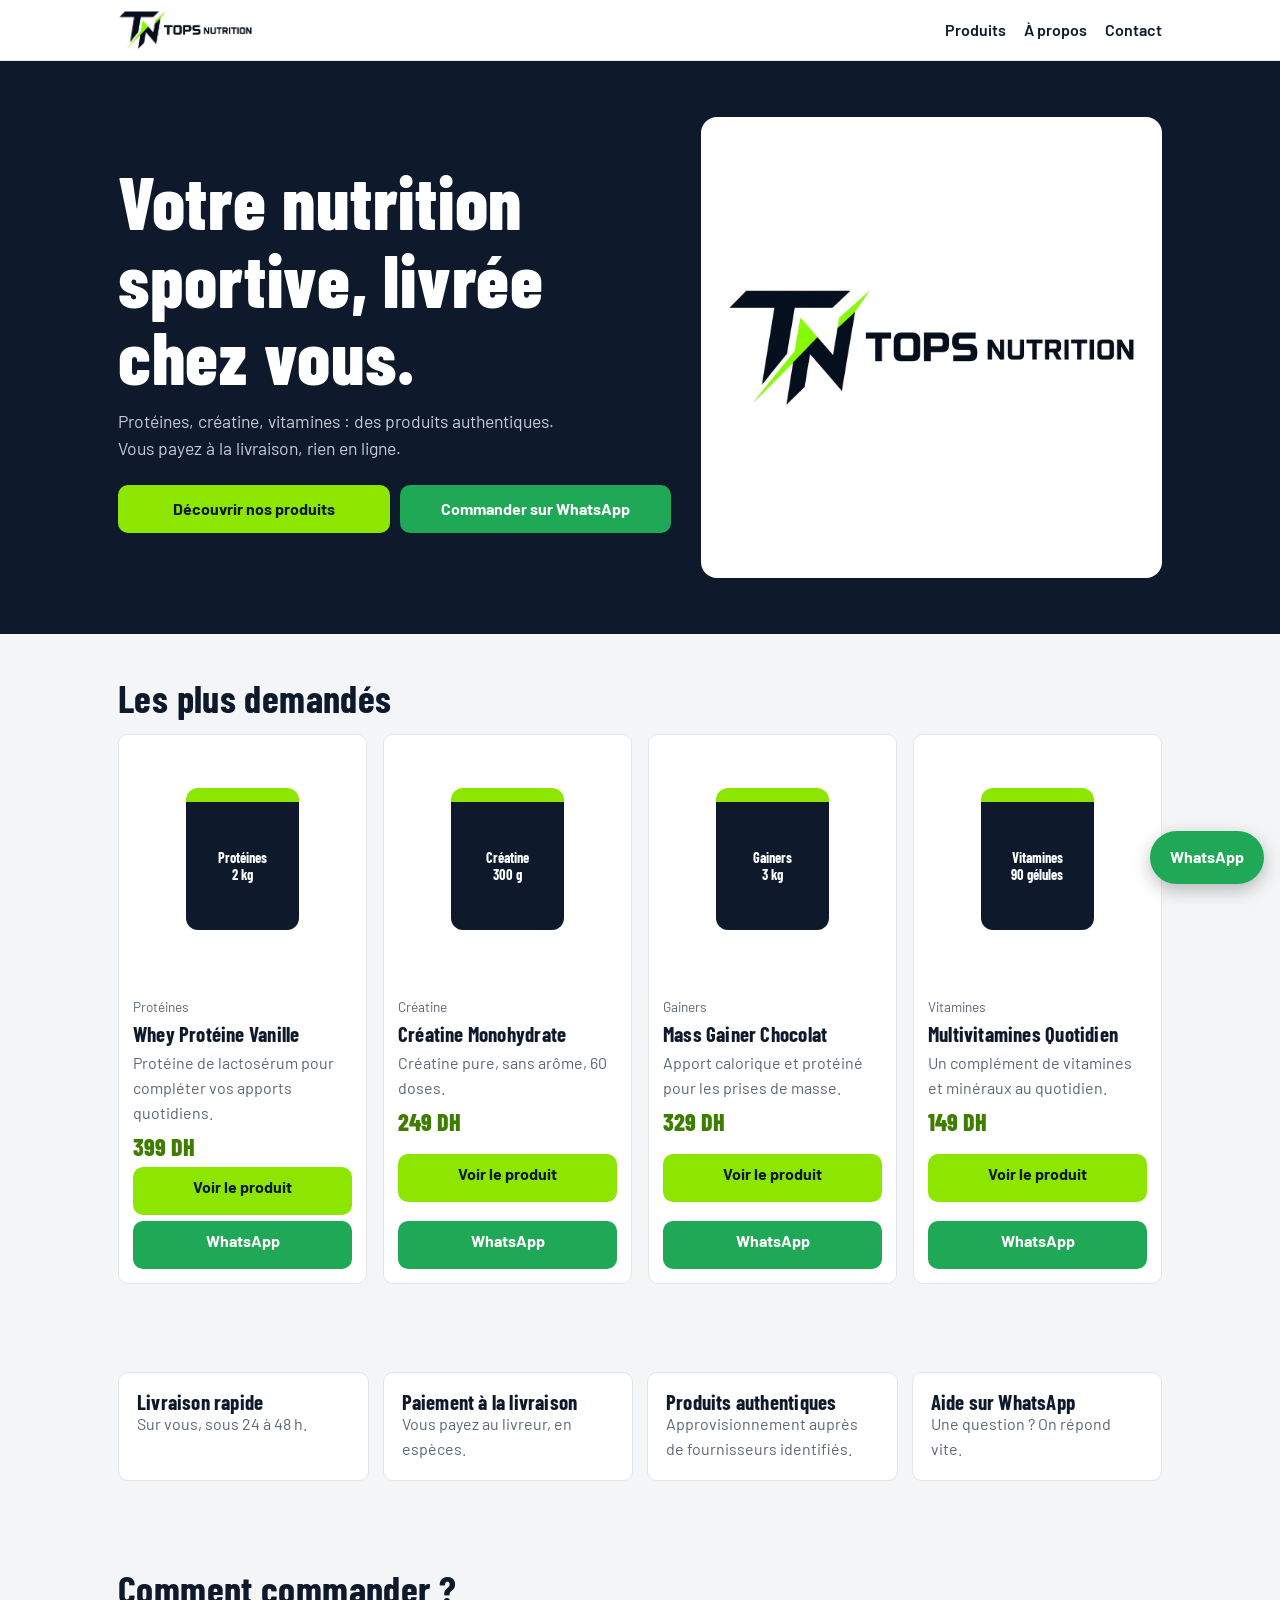
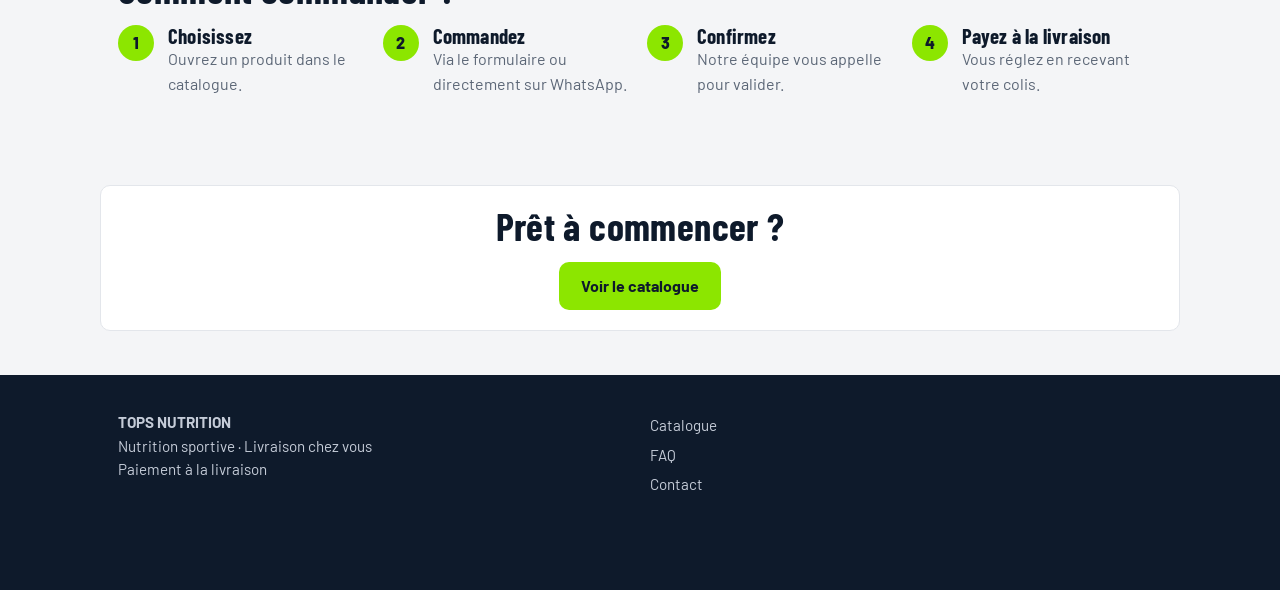
<file: index.html>
<!doctype html>
<html lang="fr">
  <head>
    <meta charset="utf-8" />
    <meta name="viewport" content="width=device-width,initial-scale=1" />
    <title>Tops Nutrition</title>
    <link rel="preconnect" href="https://fonts.googleapis.com" />
    <link
      href="https://fonts.googleapis.com/css2?family=Barlow:wght@400;600;700&family=Barlow+Condensed:wght@700;800&display=swap"
      rel="stylesheet"
    />
    <link rel="stylesheet" href="css/style.css" />
  </head>
  <body>
    <section class="hero">
      <div class="wrap">
        <div>
          <h1>Votre nutrition sportive, livrée chez <span data-city></span>.</h1>
          <p>
            Protéines, créatine, vitamines : des produits authentiques. Vous
            payez à la livraison, rien en ligne.
          </p>
          <div class="row">
            <a class="btn" href="catalogue.html">Découvrir nos produits</a
            ><a class="btn wa" data-wa target="_blank" rel="noopener"
              >Commander sur WhatsApp</a
            >
          </div>
        </div>
        <div class="ph" style="border-radius: 16px">
          <img src="images/logo.jpg" alt="TOPS Nutrition" style="object-fit:contain;padding:24px">
        </div>
      </div>
    </section>
    <section>
      <div class="wrap">
        <h2>Les plus demandés</h2>
        <div class="grid" id="popular"></div>
      </div>
    </section>
    <section>
      <div class="wrap perks">
        <div>
          <h3>Livraison rapide</h3>
          <p class="mute">Sur <span data-city></span>, sous 24 à 48 h.</p>
        </div>
        <div>
          <h3>Paiement à la livraison</h3>
          <p class="mute">Vous payez au livreur, en espèces.</p>
        </div>
        <div>
          <h3>Produits authentiques</h3>
          <p class="mute">
            Approvisionnement auprès de fournisseurs identifiés.
          </p>
        </div>
        <div>
          <h3>Aide sur WhatsApp</h3>
          <p class="mute">Une question ? On répond vite.</p>
        </div>
      </div>
    </section>
    <section>
      <div class="wrap">
        <h2>Comment commander ?</h2>
        <div class="steps">
          <div>
            <h3>Choisissez</h3>
            <p class="mute">Ouvrez un produit dans le catalogue.</p>
          </div>
          <div>
            <h3>Commandez</h3>
            <p class="mute">Via le formulaire ou directement sur WhatsApp.</p>
          </div>
          <div>
            <h3>Confirmez</h3>
            <p class="mute">Notre équipe vous appelle pour valider.</p>
          </div>
          <div>
            <h3>Payez à la livraison</h3>
            <p class="mute">Vous réglez en recevant votre colis.</p>
          </div>
        </div>
      </div>
    </section>
    <!-- <section>
      <div class="wrap">
        <h2>Avis clients <span class="tag">Exemples à remplacer</span></h2>
        <div class="grid">
          <div class="box">
            « [Avis fictif – à remplacer par un vrai témoignage] »
            <p class="mute">— Prénom, ville</p>
          </div>
          <div class="box">
            « [Avis fictif – à remplacer par un vrai témoignage] »
            <p class="mute">— Prénom, ville</p>
          </div>
        </div>
      </div>
    </section> -->
    <section>
      <div class="wrap box" style="text-align: center">
        <h2>Prêt à commencer ?</h2>
        <a class="btn" href="catalogue.html">Voir le catalogue</a>
      </div>
    </section>
    <script src="js/products.js"></script>
    <script src="js/script.js"></script>
  </body>
</html>
</file>
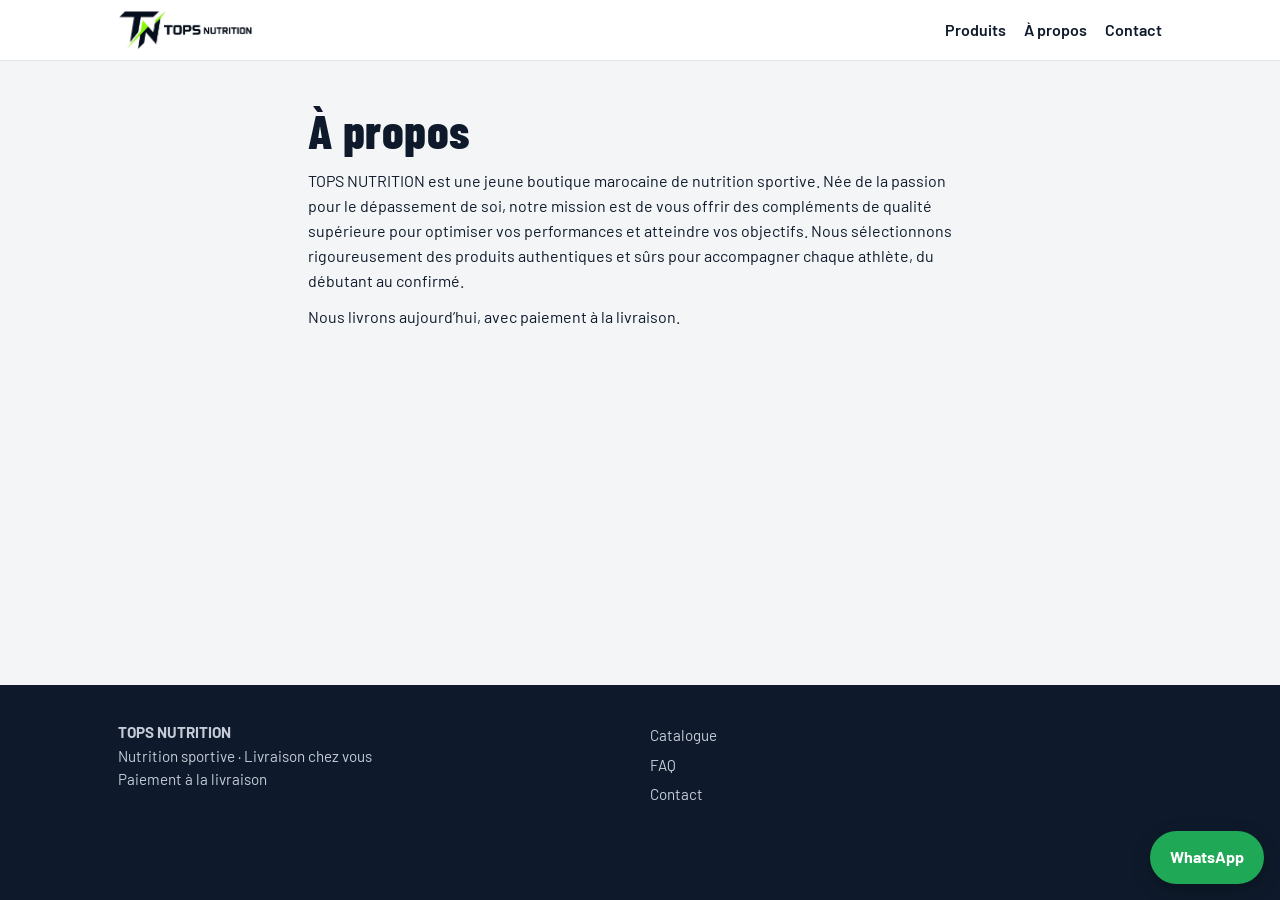
<file: a-propos.html>
<!DOCTYPE html>
<html lang="fr">

<head>
    <meta charset="utf-8">
    <meta name="viewport" content="width=device-width,initial-scale=1">
    <title>À propos</title>
    <link rel="preconnect" href="https://fonts.googleapis.com">
    <link
        href="https://fonts.googleapis.com/css2?family=Barlow:wght@400;600;700&family=Barlow+Condensed:wght@700;800&display=swap"
        rel="stylesheet">
    <link rel="stylesheet" href="css/style.css">
</head>

<body>
    <section>
        <div class="wrap" style="max-width:700px">
            <h1 style="font-size:3rem">À propos</h1>
            <p style="margin-top:14px"><span data-brand></span> est une jeune boutique marocaine de nutrition sportive. Née de la passion pour le dépassement de soi, notre mission est de vous offrir des compléments de qualité supérieure pour optimiser vos performances et atteindre vos objectifs. Nous sélectionnons rigoureusement des produits authentiques et sûrs pour accompagner chaque athlète, du débutant au confirmé.</p>
            <p style="margin-top:12px">Nous livrons aujourd’hui</span>, avec paiement à la livraison.
            </p>
        </div>
    </section>
    <script src="js/products.js"></script>
    <script src="js/script.js"></script>
</body>

</html>
</file>
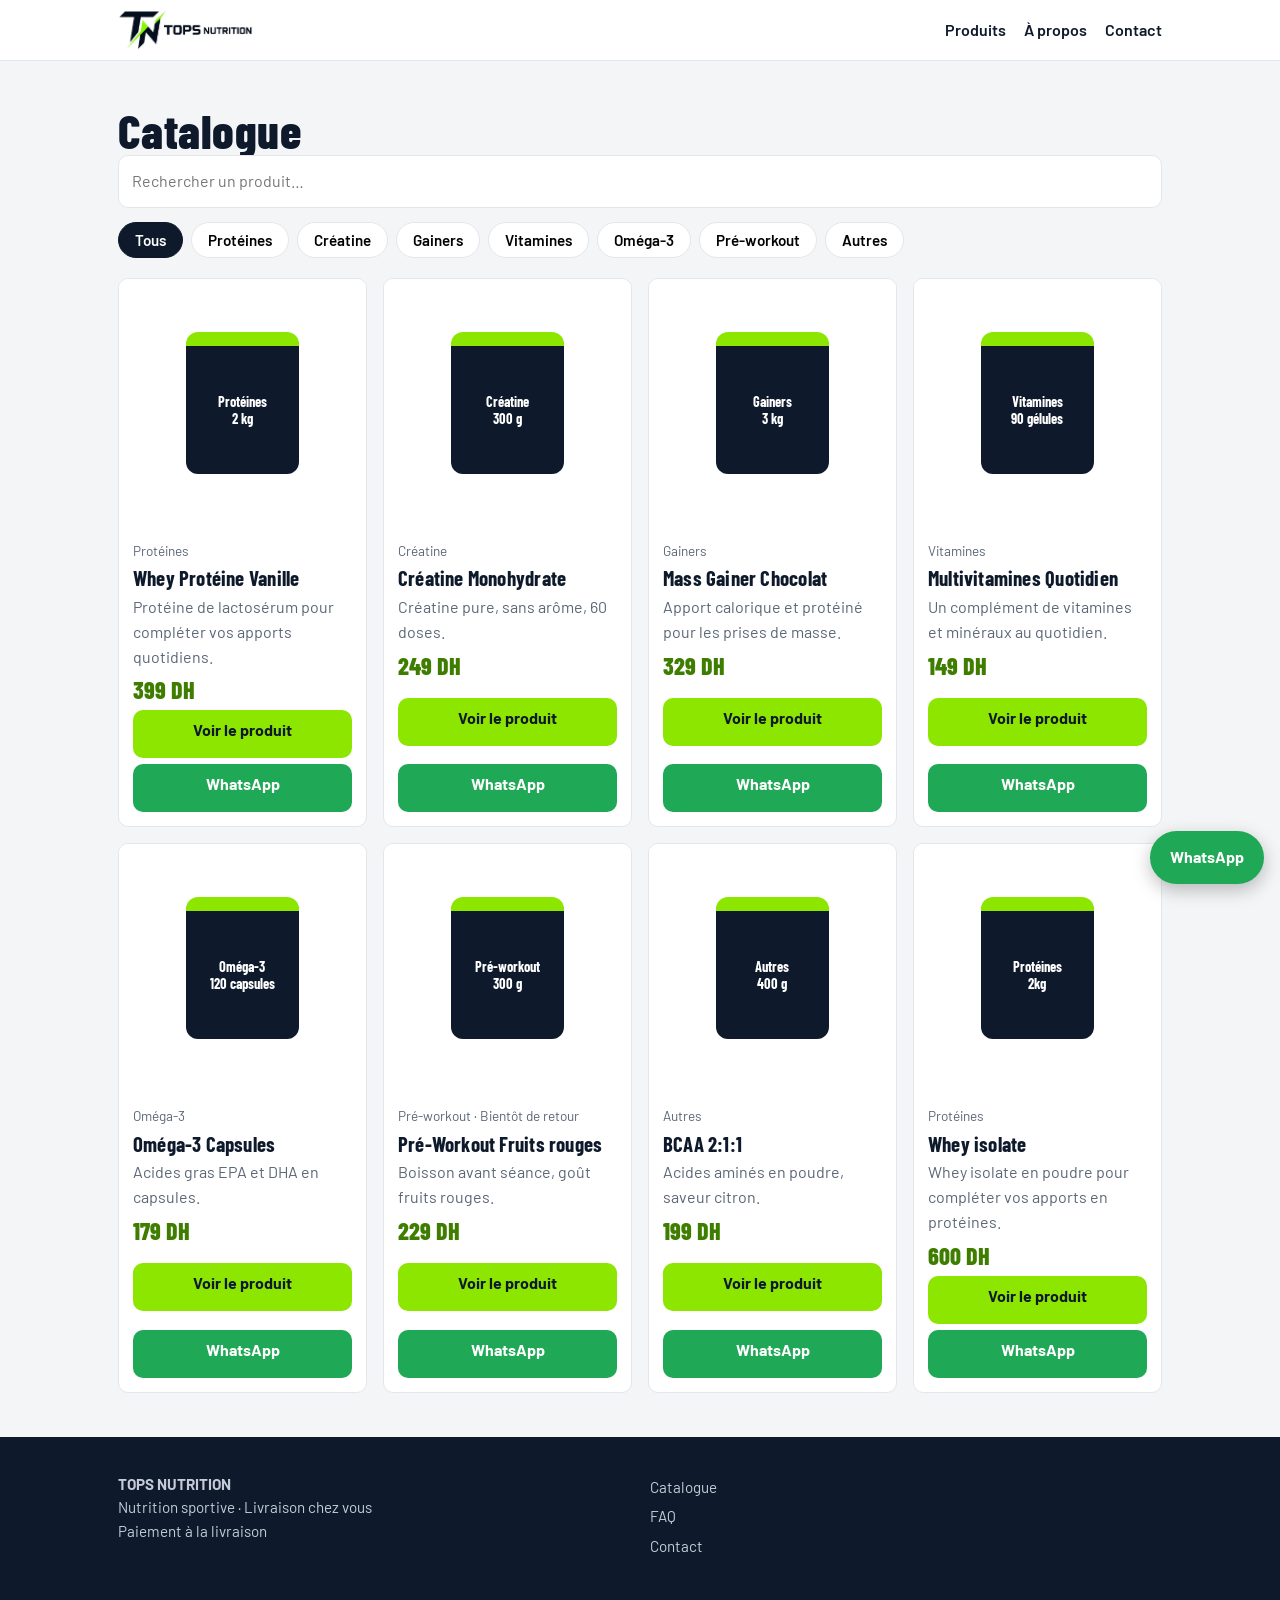
<file: catalogue.html>
<!DOCTYPE html><html lang="fr"><head><meta charset="utf-8"><meta name="viewport" content="width=device-width,initial-scale=1"><title>Catalogue</title><link rel="preconnect" href="https://fonts.googleapis.com"><link href="https://fonts.googleapis.com/css2?family=Barlow:wght@400;600;700&family=Barlow+Condensed:wght@700;800&display=swap" rel="stylesheet"><link rel="stylesheet" href="css/style.css"></head><body><section><div class="wrap"><h1 style="font-size:3rem">Catalogue</h1><input id="search" type="search" placeholder="Rechercher un produit…" aria-label="Rechercher"><div class="filters" id="filters"></div><div class="grid" id="catalog"></div></div></section><script src="js/products.js"></script><script src="js/script.js"></script></body></html>
</file>
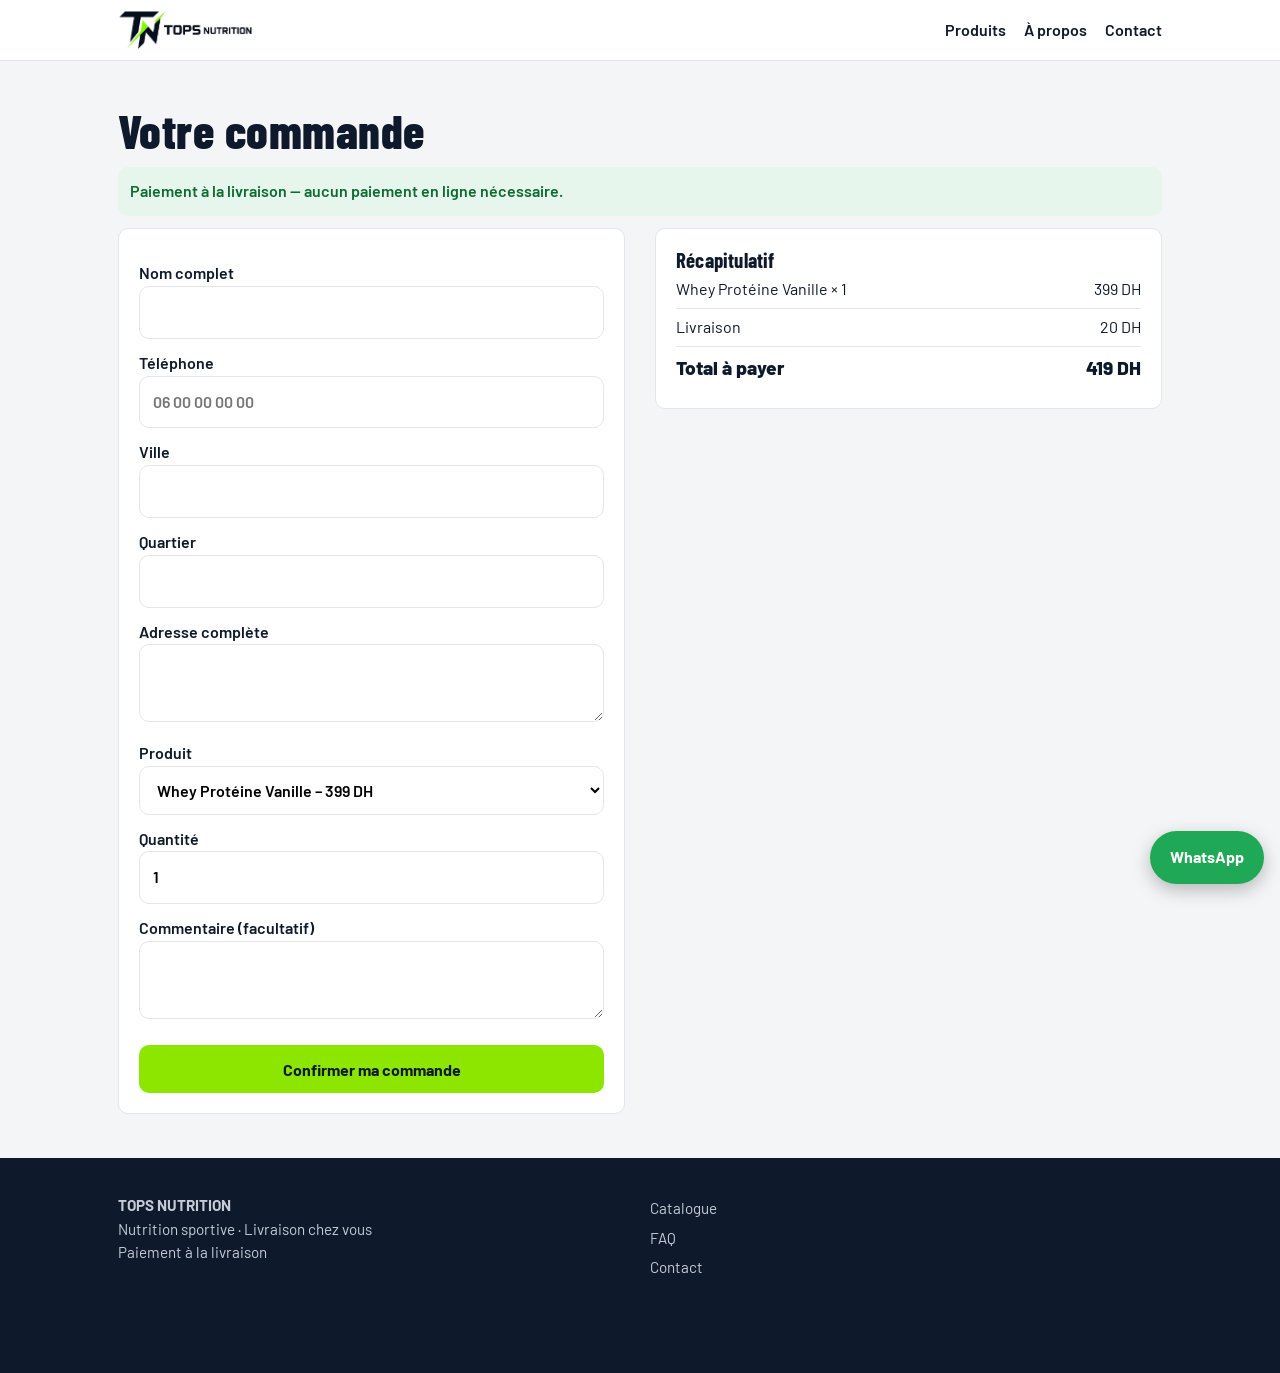
<file: commande.html>
<!doctype html>
<html lang="fr">
  <head>
    <meta charset="utf-8" />
    <meta name="viewport" content="width=device-width,initial-scale=1" />
    <title>Commander</title>
    <link rel="preconnect" href="https://fonts.googleapis.com" />
    <link
      href="https://fonts.googleapis.com/css2?family=Barlow:wght@400;600;700&family=Barlow+Condensed:wght@700;800&display=swap"
      rel="stylesheet"
    />
    <link rel="stylesheet" href="css/style.css" />
  </head>
  <body>
    <section>
      <div class="wrap">
        <h1 style="font-size: 3rem">Votre commande</h1>
        <div class="cod">
          Paiement à la livraison — aucun paiement en ligne nécessaire.
        </div>
        <div class="two">
          <form id="orderForm" class="box">
            <label
              >Nom complet<input
                name="nom"
                required
                autocomplete="name" /></label
            ><label
              >Téléphone<input
                name="telephone"
                type="tel"
                required
                autocomplete="tel"
                placeholder="06 00 00 00 00" /></label
            ><label>Ville<input name="ville" required /></label
            ><label>Quartier<input name="quartier" required /></label
            ><label
              >Adresse complète<textarea
                name="adresse"
                rows="2"
                required
              ></textarea></label
            ><label>Produit<select name="produit" id="psel"></select></label
            ><label
              >Quantité<input
                name="quantite"
                id="qty"
                type="number"
                min="1"
                max="10"
                value="1" /></label
            ><label
              >Commentaire (facultatif)<textarea
                name="commentaire"
                rows="2"
              ></textarea></label
            ><button class="btn" style="width: 100%; margin-top: 16px">
              Confirmer ma commande
            </button>
          </form>
          <div class="box recap" style="align-self: start">
            <h3>Récapitulatif</h3>
            <div id="recap"></div>
          </div>
        </div>
      </div>
    </section>
    <script src="js/products.js"></script>
    <script src="js/script.js"></script>
  </body>
</html>
</file>
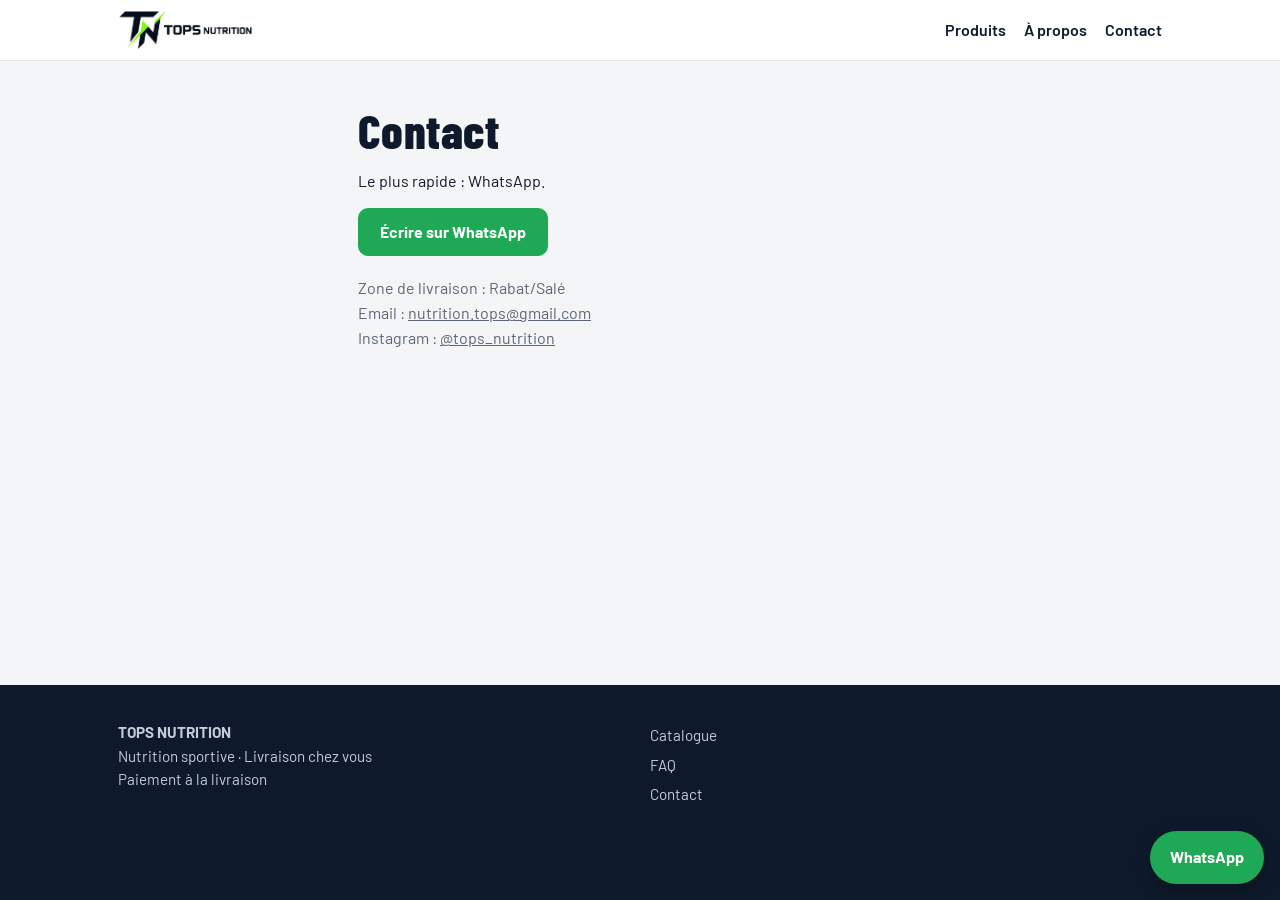
<file: contact.html>
<!doctype html>
<html lang="fr">
  <head>
    <meta charset="utf-8" />
    <meta name="viewport" content="width=device-width,initial-scale=1" />
    <title>Contact</title>
    <link rel="preconnect" href="https://fonts.googleapis.com" />
    <link
      href="https://fonts.googleapis.com/css2?family=Barlow:wght@400;600;700&family=Barlow+Condensed:wght@700;800&display=swap"
      rel="stylesheet"
    />
    <link rel="stylesheet" href="css/style.css" />
  </head>
  <body>
    <section>
      <div class="wrap" style="max-width: 600px">
        <h1 style="font-size: 3rem">Contact</h1>
        <p style="margin: 14px 0">Le plus rapide : WhatsApp.</p>
        <a class="btn wa" data-wa target="_blank" rel="noopener"
          >Écrire sur WhatsApp</a
        >
        <p style="margin-top: 20px" class="mute">
          Zone de livraison : Rabat/Salé
          <br />Email : <a href="mailto:nutrition.tops@gmail.com"> nutrition.tops@gmail.com </a>
          <br />Instagram : <a href="https://www.instagram.com/tops_nutrition"> @tops_nutrition </a>
        </p>
      </div>
    </section>
    <script src="js/products.js"></script>
    <script src="js/script.js"></script>
  </body>
</html>
</file>
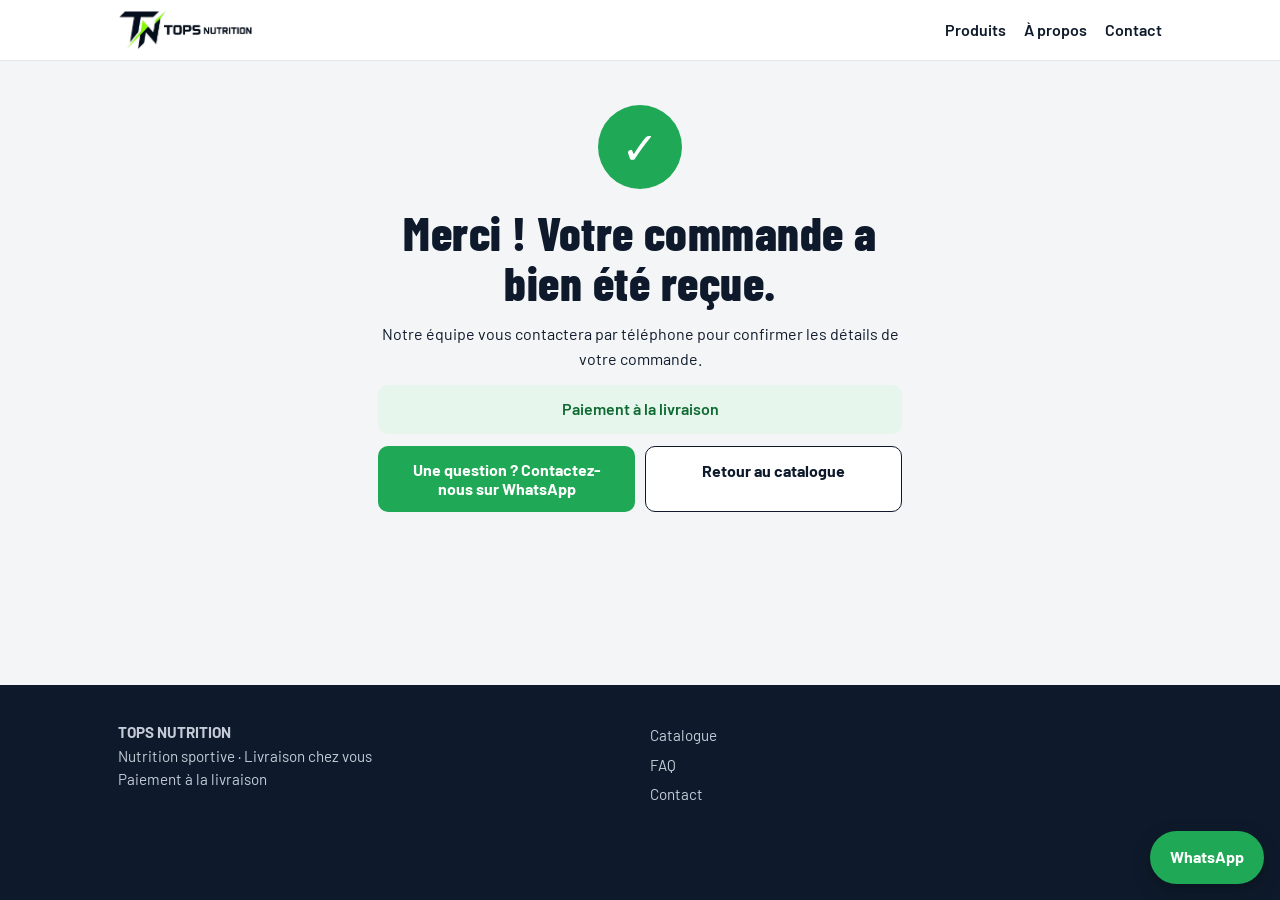
<file: merci.html>
<!DOCTYPE html><html lang="fr"><head><meta charset="utf-8"><meta name="viewport" content="width=device-width,initial-scale=1"><title>Merci</title><link rel="preconnect" href="https://fonts.googleapis.com"><link href="https://fonts.googleapis.com/css2?family=Barlow:wght@400;600;700&family=Barlow+Condensed:wght@700;800&display=swap" rel="stylesheet"><link rel="stylesheet" href="css/style.css"></head><body><section><div class="wrap" style="text-align:center;max-width:560px"><div class="ok">✓</div><h1 style="font-size:3rem">Merci ! Votre commande a bien été reçue.</h1><p style="margin:14px 0">Notre équipe vous contactera par téléphone pour confirmer les détails de votre commande.</p><div class="cod">Paiement à la livraison</div><div class="row"><a class="btn wa" data-wa target="_blank" rel="noopener">Une question ? Contactez-nous sur WhatsApp</a><a class="btn ghost" href="catalogue.html">Retour au catalogue</a></div></div></section><script src="js/products.js"></script><script src="js/script.js"></script></body></html>
</file>
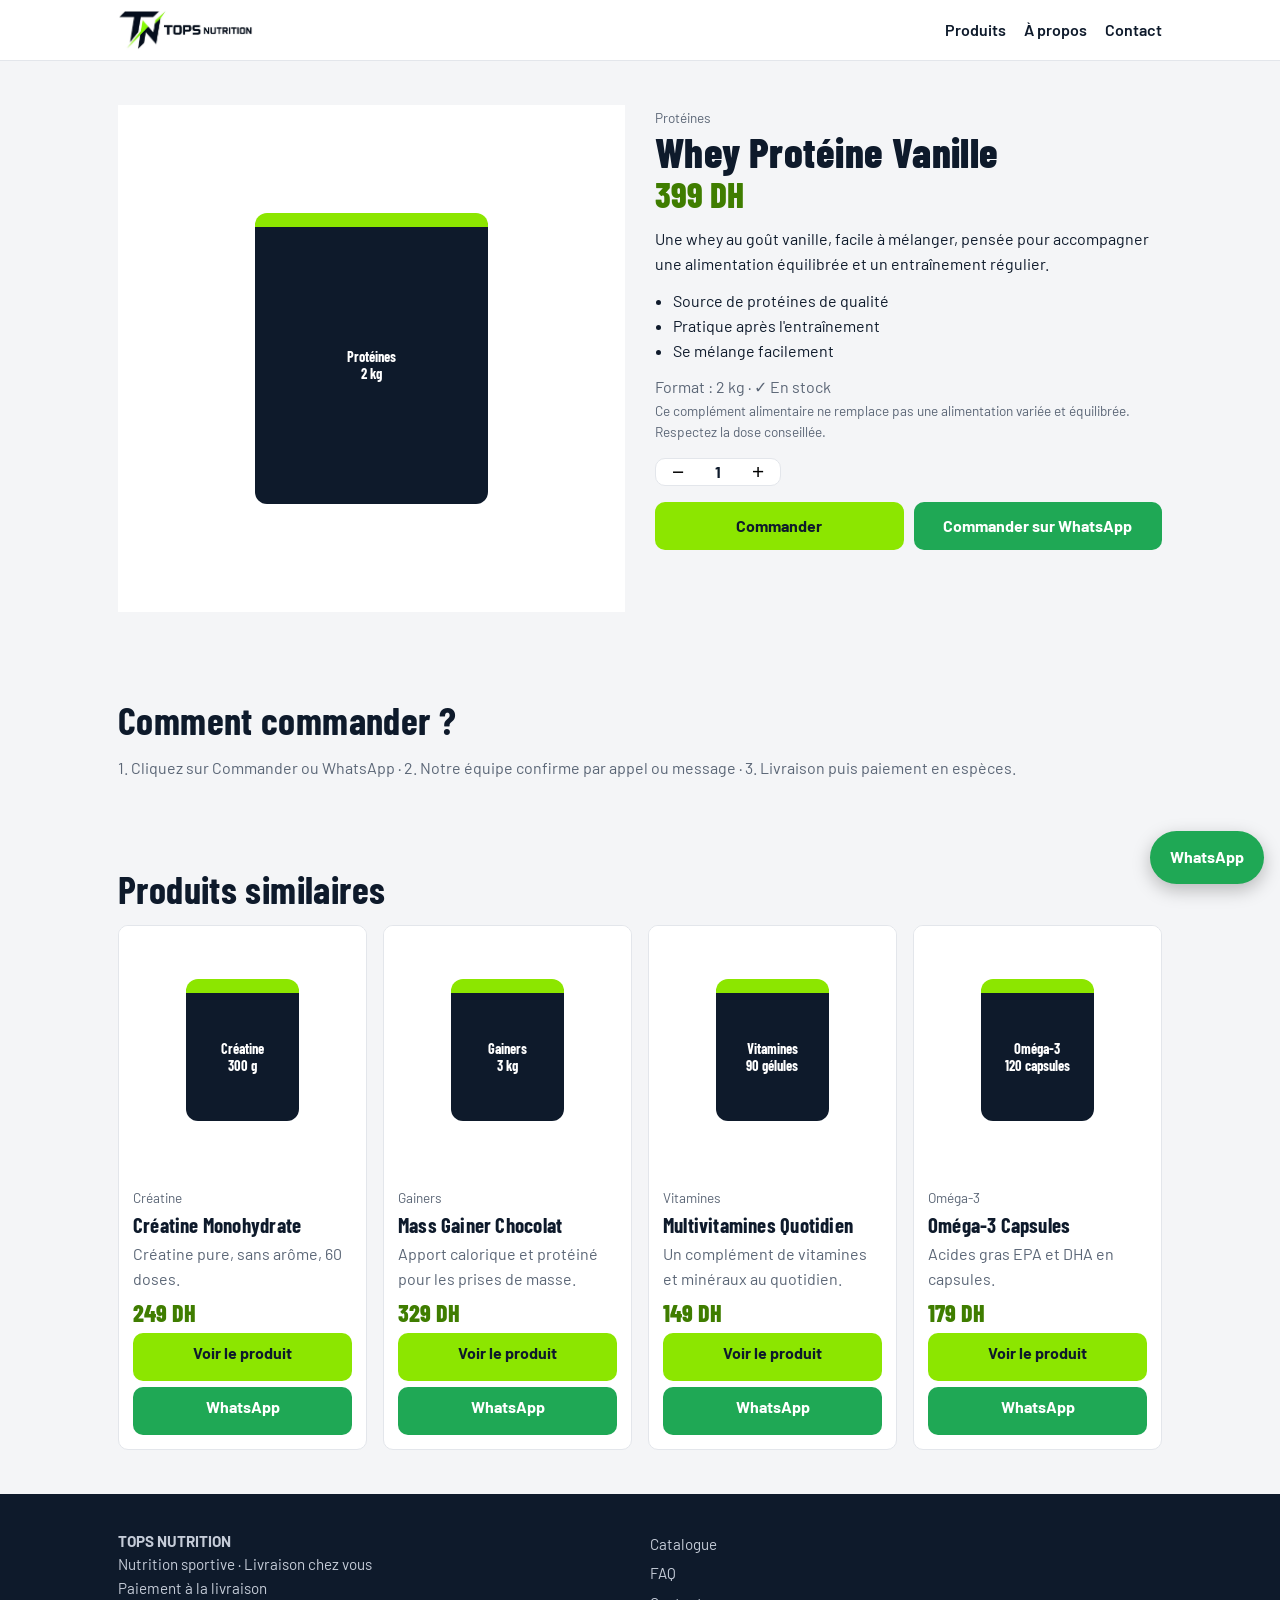
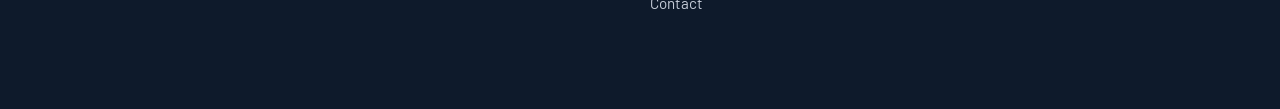
<file: produit.html>
<!DOCTYPE html><html lang="fr"><head><meta charset="utf-8"><meta name="viewport" content="width=device-width,initial-scale=1"><title>Produit</title><link rel="preconnect" href="https://fonts.googleapis.com"><link href="https://fonts.googleapis.com/css2?family=Barlow:wght@400;600;700&family=Barlow+Condensed:wght@700;800&display=swap" rel="stylesheet"><link rel="stylesheet" href="css/style.css"></head><body><section><div class="wrap" id="product"></div></section><section><div class="wrap"><h2>Comment commander ?</h2><p class="mute">1. Cliquez sur Commander ou WhatsApp · 2. Notre équipe confirme par appel ou message · 3. Livraison puis paiement en espèces.</p></div></section><section><div class="wrap"><h2>Produits similaires</h2><div class="grid" id="similar"></div></div></section><script src="js/products.js"></script><script src="js/script.js"></script></body></html>
</file>
<file: css/style.css>
/* ===== Variables : modifiez les couleurs ici ===== */
:root {
    --bg: #F4F5F7;
    --card: #fff;
    --ink: #0E1A2B;
    --mute: #5B6676;
    --accent: #8CE600;
    --accent-d: #74C200;
    --accent-t: #3F7D00;
    --wa: #1FA855;
    --line: #E3E6EB;
    --r: 10px
}

* {
    box-sizing: border-box;
    margin: 0
}

body {
    font: 16px/1.55 Barlow, system-ui, sans-serif;
    color: var(--ink);
    background: var(--bg);

    min-height: 100vh;
    min-height: 100dvh;
    display: flex;
    flex-direction: column;
}

h1,
h2,
h3 {
    font-family: "Barlow Condensed", Barlow, sans-serif;
    line-height: 1.05;
    letter-spacing: .01em
}

h1 {
    font-size: clamp(2.6rem, 9vw, 4.6rem);
    font-weight: 800
}

h2 {
    font-size: clamp(1.8rem, 5vw, 2.4rem);
    font-weight: 700;
    margin-bottom: 1rem
}

h3 {
    font-size: 1.3rem;
    font-weight: 700
}

a {
    color: inherit
}

.wrap {
    max-width: 1080px;
    margin: auto;
    padding: 0 18px
}

section {
    padding: 44px 0
}

.mute {
    color: var(--mute)
}

header {
    background: #fff;
    border-bottom: 1px solid var(--line);
    position: sticky;
    top: 0;
    z-index: 5
}

header .wrap {
    display: flex;
    align-items: center;
    justify-content: space-between;
    height: 60px
}

.logo {
    font: 800 1.6rem "Barlow Condensed";
    text-decoration: none
}

.logo b {
    color: var(--accent)
}

nav {
    display: flex;
    gap: 18px;
    font-weight: 600
}

nav a {
    text-decoration: none
}

@media(max-width:640px) {
    nav a:nth-child(n+3) {
        display: none
    }
}

.btn {
    display: inline-block;
    padding: 14px 22px;
    border-radius: var(--r);
    font-weight: 700;
    text-decoration: none;
    border: 0;
    cursor: pointer;
    font: 700 1rem Barlow;
    background: var(--accent);
    color: var(--ink);
    text-align: center;
    min-height: 48px
}

.btn:hover {
    background: var(--accent-d)
}

.btn.wa {
    background: var(--wa);
    color: #fff
}

.btn.wa:hover {
    background: #178a45
}

.btn.ghost {
    background: #fff;
    color: var(--ink);
    border: 1.5px solid var(--ink)
}

.row {
    display: flex;
    gap: 10px;
    flex-wrap: wrap
}

.row .btn {
    flex: 1 1 200px
}

.hero {
    background: var(--ink);
    color: #fff;
    padding: 56px 0
}

.hero .wrap {
    display: grid;
    gap: 30px;
    align-items: center
}

@media(min-width:800px) {
    .hero .wrap {
        grid-template-columns: 1.2fr 1fr
    }
}

.hero p {
    color: #C5CCD8;
    margin: 14px 0 22px;
    max-width: 46ch;
    font-size: 1.1rem
}

.hero .ghost {
    background: transparent;
    color: #fff;
    border-color: #fff
}

.grid {
    display: grid;
    gap: 16px;
    grid-template-columns: repeat(auto-fill, minmax(230px, 1fr))
}

.card {
    background: var(--card);
    border: 1px solid var(--line);
    border-radius: var(--r);
    overflow: hidden;
    display: flex;
    flex-direction: column
}

.card .b {
    padding: 14px;
    display: flex;
    flex-direction: column;
    gap: 6px;
    flex: 1
}

.card .b .btn {
    margin-top: auto;
    padding: 10px
}

.cat {
    font-size: .85rem;
    color: var(--mute)
}

.price {
    font: 800 1.5rem "Barlow Condensed";
    color: var(--accent-t)
}

/* Visuel produit (remplacez par <img> quand vous avez les photos) */
.ph {
    aspect-ratio: 1;
    display: grid;
    place-items: center;
    background: white;
}

.ph img {
    width: 100%;
    height: 100%;
    object-fit: cover
}

.tub {
    width: 46%;
    aspect-ratio: .8;
    background: var(--ink);
    border-radius: 12px;
    border-top: 14px solid var(--accent);
    display: grid;
    place-items: center;
    color: #fff;
    text-align: center;
    font: 700 .9rem "Barlow Condensed";
    padding: 6px
}

.perks {
    display: grid;
    gap: 14px;
    grid-template-columns: repeat(auto-fit, minmax(200px, 1fr))
}

.perks div {
    background: #fff;
    border-radius: var(--r);
    padding: 18px;
    border: 1px solid var(--line)
}

.steps {
    display: grid;
    gap: 14px;
    grid-template-columns: repeat(auto-fit, minmax(220px, 1fr));
    counter-reset: s
}

.steps div {
    counter-increment: s;
    padding-left: 50px;
    position: relative
}

.steps div:before {
    content: counter(s);
    position: absolute;
    left: 0;
    top: 0;
    width: 36px;
    height: 36px;
    border-radius: 50%;
    background: var(--accent);
    color: var(--ink);
    display: grid;
    place-items: center;
    font-weight: 800
}

.tag {
    font-size: .8rem;
    background: #FFF3C4;
    padding: 2px 8px;
    border-radius: 6px
}

.filters {
    display: flex;
    gap: 8px;
    overflow-x: auto;
    padding-bottom: 6px;
    margin: 14px 0
}

.chip {
    padding: 8px 16px;
    border-radius: 99px;
    border: 1.5px solid var(--line);
    background: #fff;
    cursor: pointer;
    white-space: nowrap;
    font: 600 .95rem Barlow
}

.chip.on {
    background: var(--ink);
    color: #fff;
    border-color: var(--ink)
}

input,
select,
textarea {
    width: 100%;
    padding: 13px;
    border: 1.5px solid var(--line);
    border-radius: var(--r);
    font: inherit;
    background: #fff
}

input:focus,
select:focus,
textarea:focus {
    outline: 2px solid var(--accent-t);
    border-color: var(--accent-t)
}

label {
    display: block;
    font-weight: 600;
    margin: 12px 0 4px
}

.two {
    display: grid;
    gap: 30px
}

@media(min-width:800px) {
    .two {
        grid-template-columns: 1fr 1fr
    }
}

.box {
    background: #fff;
    border: 1px solid var(--line);
    border-radius: var(--r);
    padding: 20px
}

.recap p {
    display: flex;
    justify-content: space-between;
    padding: 6px 0;
    border-bottom: 1px solid var(--line)
}

.recap .tot {
    font-weight: 800;
    font-size: 1.2rem;
    border: 0
}

.cod {
    background: #E7F6EC;
    color: #0F6B33;
    padding: 12px;
    border-radius: var(--r);
    font-weight: 600;
    margin: 12px 0
}

.qty {
    display: inline-flex;
    border: 1.5px solid var(--line);
    border-radius: var(--r);
    background: #fff
}

.qty button {
    width: 44px;
    border: 0;
    background: none;
    font-size: 1.3rem;
    cursor: pointer
}

.qty span {
    min-width: 36px;
    text-align: center;
    align-self: center;
    font-weight: 700
}

.ok {
    width: 84px;
    height: 84px;
    border-radius: 50%;
    background: var(--wa);
    color: #fff;
    display: grid;
    place-items: center;
    font-size: 2.8rem;
    margin: 0 auto 18px;
    animation: pop .5s
}

@keyframes pop {
    from {
        transform: scale(.4);
        opacity: 0
    }
}

@media(prefers-reduced-motion:reduce) {
    * {
        animation: none !important
    }
}

details {
    background: #fff;
    border: 1px solid var(--line);
    border-radius: var(--r);
    padding: 14px 18px;
    margin-bottom: 10px
}

summary {
    font-weight: 700;
    cursor: pointer
}

footer {
    background: var(--ink);
    color: #C5CCD8;
    padding: 36px 0;
    font-size: .95rem;
    margin-top: auto;
    padding-bottom: 90px;

}

footer .wrap {
    display: grid;
    gap: 20px;
    grid-template-columns: repeat(auto-fit, minmax(200px, 1fr))
}

footer a {
    display: block;
    text-decoration: none;
    padding: 3px 0
}

.fab {
    position: fixed;
    right: 16px;
    bottom: 16px;
    z-index: 9;
    background: var(--wa);
    color: #fff;
    border-radius: 99px;
    padding: 14px 20px;
    font-weight: 700;
    text-decoration: none;
    box-shadow: 0 6px 18px rgba(0, 0, 0, .25)
}

:focus-visible {
    outline: 3px solid var(--accent-t);
    outline-offset: 2px
}
.logo-img {
    height: 40px;
    width: auto;
    display: block
}
</file>
